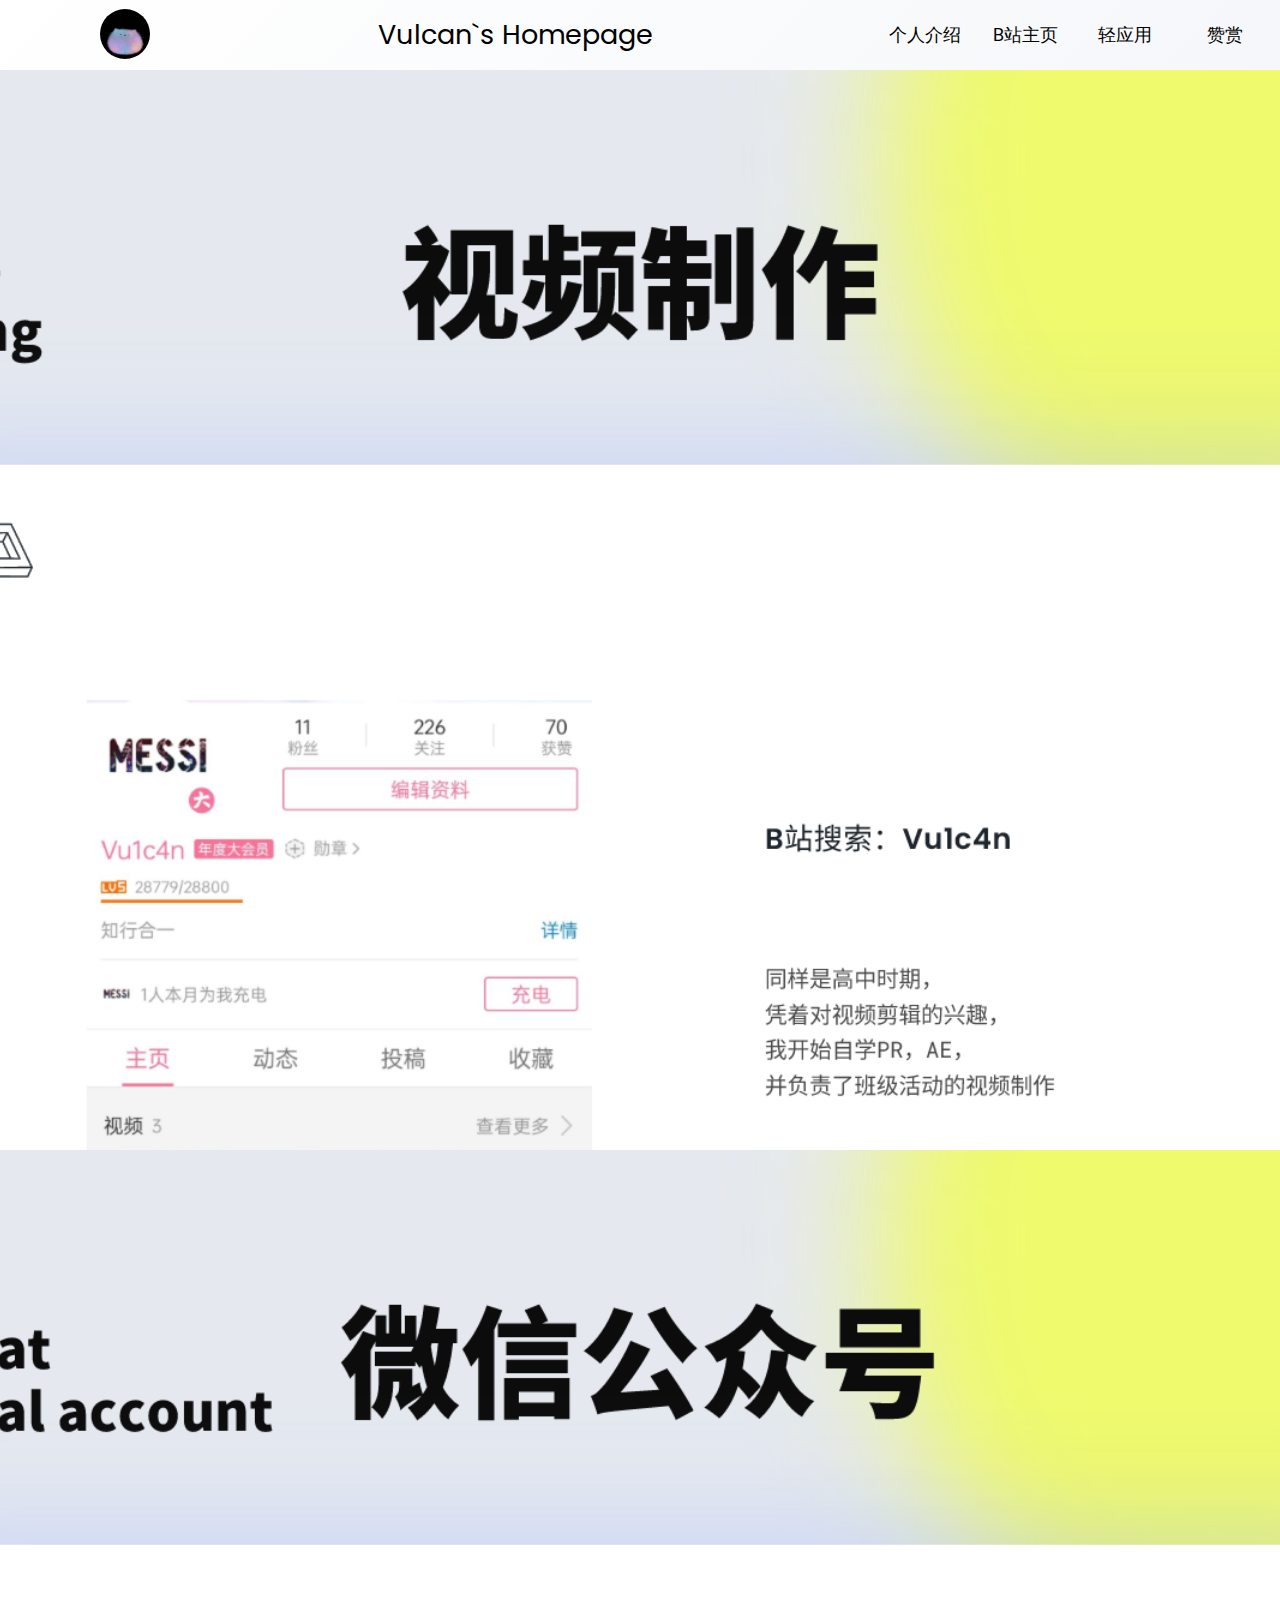
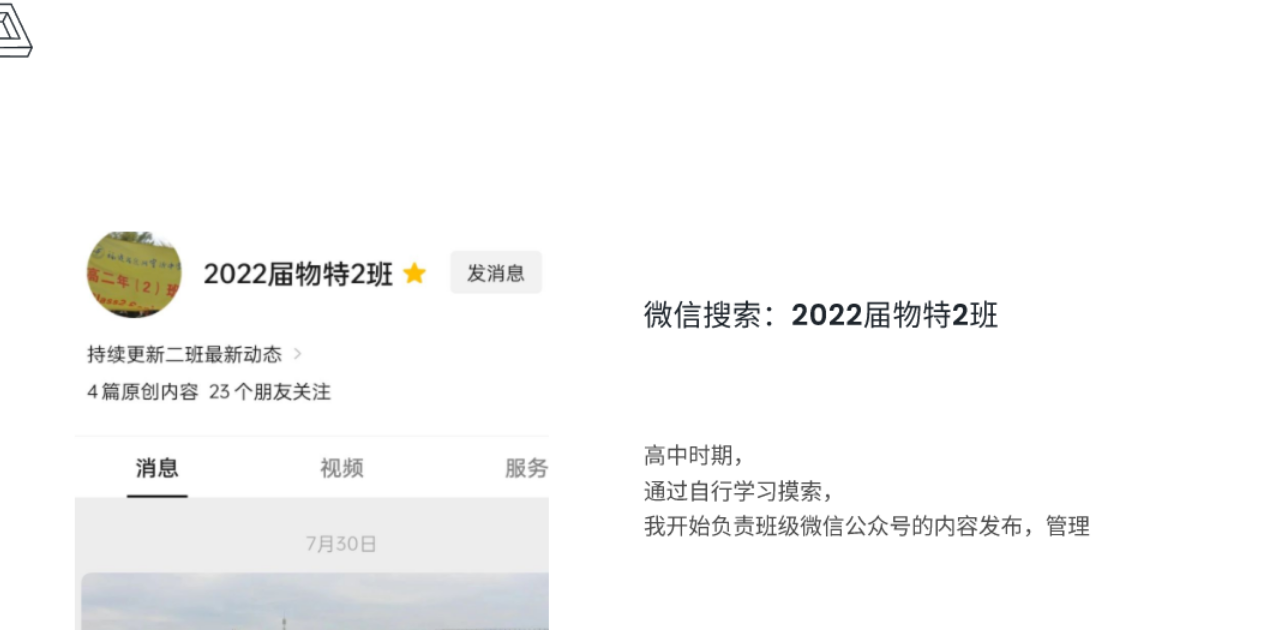
<file: html/Introduction.html>
<!DOCTYPE html>
<html lang="en">
  <head>
    <meta charset="UTF-8" />
    <meta http-equiv="X-UA-Compatible" content="IE=edge" />
    <meta name="viewport" content="width=device-width, initial-scale=1.0" />
    <title>个人介绍</title>
    <link rel="stylesheet" href="../style/Introduction.css" async />
  </head>
  <body class="fade-in">
    <div class="navigator">
      <div class="nav-icon">
        <img src="../image/index-img/icon.bmp" class="icon" />
      </div>
      <div class="nav-title">
        <div id="words">Vulcan`s Homepage</div>
      </div>
      <div class="nav-ul">
        <div class="ul-li"><a>个人介绍</a></div>
        <div class="ul-li">
          <a href="https://space.bilibili.com/176491860">B站主页</a>
        </div>
        <div class="ul-li"><a href="./Light software.html">轻应用</a></div>
        <div class="ul-li">
          <a href="https://www.bilibili.com/video/BV1gV411i7vq/">赞赏</a>
        </div>
      </div>
    </div>
    <div class="main-intro">
      <div class="wrapper-1">
        <div class="content-1"></div>
      </div>
      <div class="wrapper-2">
        <div class="content-2"></div>
      </div>
    </div>
  </body>
</html>
</file>
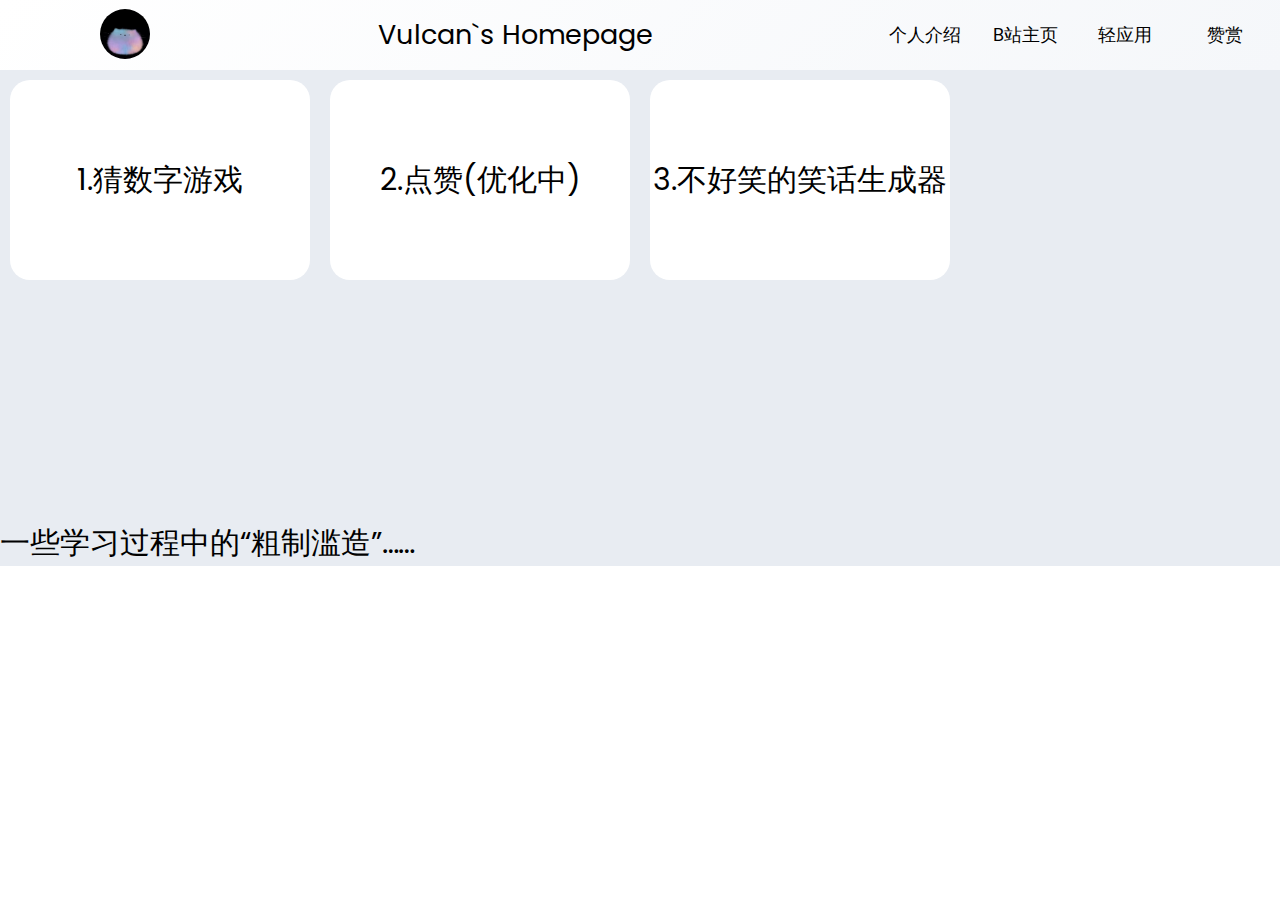
<file: html/Light software.html>
<!DOCTYPE html>
<html lang="en">
  <head>
    <meta charset="UTF-8" />
    <meta http-equiv="X-UA-Compatible" content="IE=edge" />
    <meta name="viewport" content="width=device-width, initial-scale=1.0" />
    <title>轻应用</title>
    <link rel="stylesheet" href="../style/Light software.css" async />
  </head>
  <body class="fade-in">
    <div class="navigator">
      <div class="nav-icon">
        <img src="../image/index-img/icon.bmp" class="icon" />
      </div>
      <div class="nav-title">
        <div id="words">Vulcan`s Homepage</div>
      </div>
      <div class="nav-ul">
        <div class="ul-li"><a href="./Introduction.html">个人介绍</a></div>
        <div class="ul-li">
          <a href="https://space.bilibili.com/176491860">B站主页</a>
        </div>
        <div class="ul-li"><a>轻应用</a></div>
        <div class="ul-li">
          <a href="https://www.bilibili.com/video/BV1gV411i7vq/">赞赏</a>
        </div>
      </div>
    </div>
    <div class="main">
      <div class="wraper-1">
        <div class="card" id="soft1">
          <a href="../softwares/software1/software1.html">1.猜数字游戏</a>
        </div>
      </div>
      <div class="wraper-2">
        <div class="card" id="soft2">
          <a href="../softwares/software2/software2.html">2.点赞(优化中)</a>
        </div>
      </div>
      <div class="wraper-3">
        <div class="card" id="soft3">
          <a href="../softwares/software3/software3.html"
            >3.不好笑的笑话生成器</a
          >
        </div>
      </div>
    </div>
    <div class="text">一些学习过程中的“粗制滥造”……</div>
  </body>
</html>
</file>
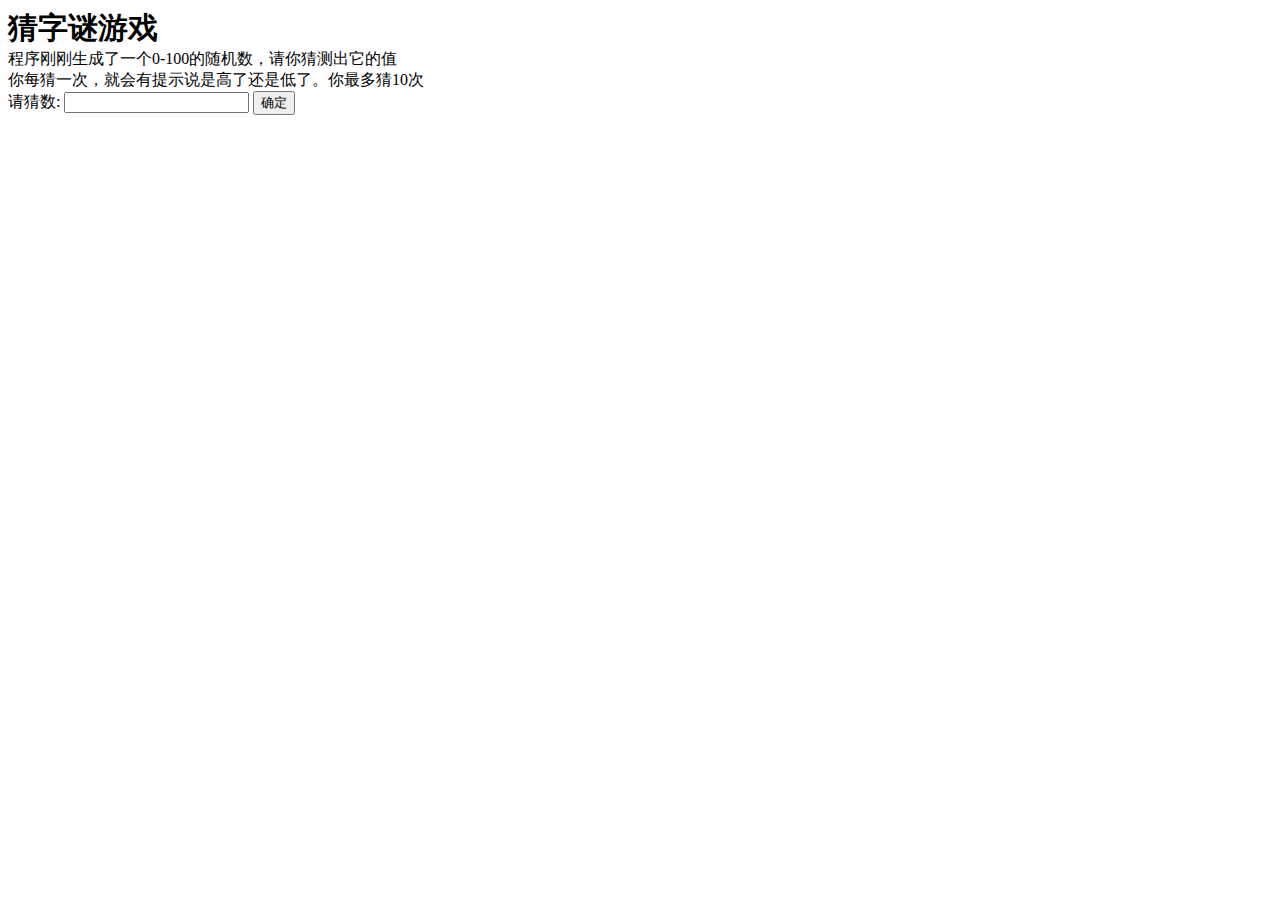
<file: softwares/software1/software1.html>
<!DOCTYPE html>
<html lang="en">
  <head>
    <meta charset="UTF-8" />
    <meta http-equiv="X-UA-Compatible" content="IE=edge" />
    <meta name="viewport" content="width=device-width, initial-scale=1.0" />
    <title>猜数字游戏</title>
    <script src="script\script.js" async></script>
  </head>
  <body>
    <div>
      <!--文字部分-->
      <div>
        <div style="font-size: 30px"><b>猜字谜游戏</b></div>
        <div>程序刚刚生成了一个0-100的随机数，请你猜测出它的值</div>
        <div>你每猜一次，就会有提示说是高了还是低了。你最多猜10次</div>
      </div>
      <!--游戏部分-->
      <div>
        <label for="guessField">请猜数:</label>
        <input type="text" id="guessField" class="guessField" />
        <input
          type="submit"
          id="guessSubmit"
          class="guessSubmit"
          value="确定"
        />
        <div class="resultParas">
          <p class="guesses"></p>
          <p class="rightOrWrong"></p>
          <p class="lowOrHigh"></p>
        </div>
      </div>
    </div>
  </body>
</html>
</file>
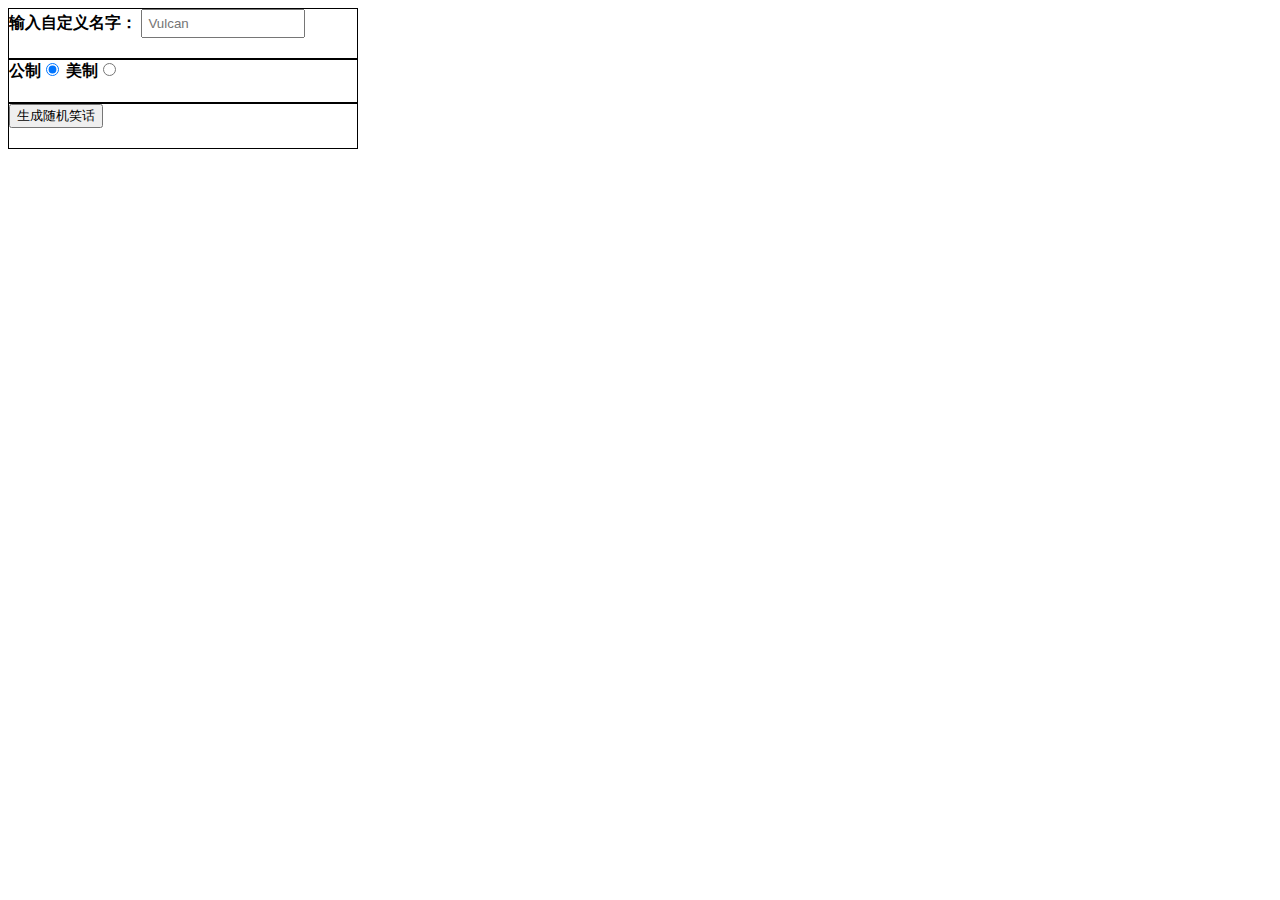
<file: softwares/software3/software3.html>
<!DOCTYPE html>
<html>
  <head>
    <meta charset="utf-8" />
    <meta http-equiv="X-UA-Compatible" content="IE=edge,chrome=1" />
    <meta name="viewport" content="width=device-width" />

    <title>笑话机</title>

    <link href="css/style.css" rel="stylesheet" />
    <script src="script/main.js" async></script>
  </head>

  <body>
    <div>
      <label for="customname">输入自定义名字：</label>
      <input id="customname" type="text" placeholder="Vulcan" />
    </div>
    <div>
      <label for="metric">公制</label
      ><input id="metric" type="radio" name="measure" value="metric" checked />
      <label for="american">美制</label
      ><input id="american" type="radio" name="measure" value="american" />
    </div>
    <div>
      <button class="randomize">生成随机笑话</button>
    </div>

    <p class="story"></p>
  </body>
</html>
</file>
<file: style/Introduction.css>
@import url("https://fonts.googleapis.com/css?family=Poppins:400,500,600,700&display=swap");

* {
  margin: 0px;
  padding: 0px;

  font-family: "Poppins", sans-serif;
}

.main-intro {
  display: flex;
  flex-direction: column;
  width: 100%;
}

.wrapper-1 {
  height: 120vh;
  width: 100%;
}

.wrapper-2 {
  height: 120vh;
  width: 100%;
}

.content-1 {
  background: url("../image/Introduction-img/1.png");
  background-size: cover;
  background-position: center;
  height: 120vh;
  width: 100%;
}

.content-2 {
  background: url("../image/Introduction-img/2.png");
  height: 120vh;
  background-size: cover;
  background-position: center;
  width: 100%;
}

.navigator {
  display: flex;
  flex-direction: row;
  justify-content: space-between;
  height: 70px;
  line-height: 70px;
  width: 100%;
  z-index: 10;
  background-image: linear-gradient(135deg, #ffffff 0%, #f5f7fa 100%);
}

.nav-icon {
  padding-left: 100px;
  padding-top: 9px;
}

.nav-ul {
  display: flex;

  width: 400px;
}

.icon {
  width: 50px;
  height: 50px;
  border-radius: 50px;
}

a {
  text-decoration: none;
  color: black;
  font-size: 18px;
}

.navigator .nav-ul .ul-li {
  margin-right: 10px;
  width: 300px;

  text-align: center;
  line-height: 70x;
}

.navigator .nav-ul .ul-li:hover {
  -webkit-animation: shadow-drop-lr 0.4s cubic-bezier(0.25, 0.46, 0.45, 0.94)
    both;
  animation: shadow-drop-lr 0.4s cubic-bezier(0.25, 0.46, 0.45, 0.94) both;

  cursor: pointer;
}

.navigator .nav-title #words {
  font-size: 27px;
}

.fade-in {
  -webkit-animation: fade-in 1.2s cubic-bezier(0.39, 0.575, 0.565, 1) both;
  animation: fade-in 1.2s cubic-bezier(0.39, 0.575, 0.565, 1) both;
}
/*  border: 3px solid red;
/* ----------------------------------------------
 * Generated by Animista on 2022-9-26 21:37:10
 * Licensed under FreeBSD License.
 * See http://animista.net/license for more info. 
 * w: http://animista.net, t: @cssanimista
 * ---------------------------------------------- */

/**
 * ----------------------------------------
 * animation shadow-drop-lr
 * ----------------------------------------
 */
@-webkit-keyframes shadow-drop-lr {
  0% {
    -webkit-box-shadow: 0 0 0 0 rgba(0, 0, 0, 0), 0 0 0 0 rgba(0, 0, 0, 0);
    box-shadow: 0 0 0 0 rgba(0, 0, 0, 0), 0 0 0 0 rgba(0, 0, 0, 0);
  }
  100% {
    -webkit-box-shadow: -12px 0 20px -12px rgba(0, 0, 0, 0.35),
      12px 0 20px -12px rgba(0, 0, 0, 0.35);
    box-shadow: -12px 0 20px -12px rgba(0, 0, 0, 0.35),
      12px 0 20px -12px rgba(0, 0, 0, 0.35);
  }
}
@keyframes shadow-drop-lr {
  0% {
    -webkit-box-shadow: 0 0 0 0 rgba(0, 0, 0, 0), 0 0 0 0 rgba(0, 0, 0, 0);
    box-shadow: 0 0 0 0 rgba(0, 0, 0, 0), 0 0 0 0 rgba(0, 0, 0, 0);
  }
  100% {
    -webkit-box-shadow: -12px 0 20px -12px rgba(0, 0, 0, 0.35),
      12px 0 20px -12px rgba(0, 0, 0, 0.35);
    box-shadow: -12px 0 20px -12px rgba(0, 0, 0, 0.35),
      12px 0 20px -12px rgba(0, 0, 0, 0.35);
  }
}
/* ----------------------------------------------
 * Generated by Animista on 2022-9-27 20:57:39
 * Licensed under FreeBSD License.
 * See http://animista.net/license for more info. 
 * w: http://animista.net, t: @cssanimista
 * ---------------------------------------------- */

/**
 * ----------------------------------------
 * animation fade-in
 * ----------------------------------------
 */
@-webkit-keyframes fade-in {
  0% {
    opacity: 0;
  }
  100% {
    opacity: 1;
  }
}
@keyframes fade-in {
  0% {
    opacity: 0;
  }
  100% {
    opacity: 1;
  }
}
</file>
<file: style/Light software.css>
@import url("https://fonts.googleapis.com/css?family=Poppins:400,500,600,700&display=swap");

* {
  margin: 0px;
  padding: 0px;
  font-family: "Poppins", sans-serif;
}

.main {
  height: 50vh;
  background-color: #e8ecf2;
  display: flex;
}

.wraper-1,
.wraper-2,
.wraper-3 {
  height: 200px;
  width: 300px;
  border-radius: 20px;
  background-color: #ffffff;
  margin: 10px;
}

.card {
  line-height: 200px;
  font-size: 30px;
  text-align: center;
}

.main a {
  text-decoration: none;
  color: black;
  font-size: 30px;
  cursor: pointer;
}

.text {
  background-color: #e8ecf2;
  font-size: 30px;
}

.navigator {
  display: flex;
  flex-direction: row;
  justify-content: space-between;
  height: 70px;
  line-height: 70px;
  width: 100%;
  z-index: 10;
  background-image: linear-gradient(135deg, #ffffff 0%, #f5f7fa 100%);
}

.nav-icon {
  padding-left: 100px;
  padding-top: 9px;
}

.nav-ul {
  display: flex;

  width: 400px;
}

.icon {
  width: 50px;
  height: 50px;
  border-radius: 50px;
}

.navigator a {
  text-decoration: none;
  color: black;
  font-size: 18px;
  cursor: pointer;
}

.navigator .nav-ul .ul-li {
  margin-right: 10px;
  width: 300px;

  text-align: center;
  line-height: 70x;
}

.navigator .nav-ul .ul-li:hover {
  -webkit-animation: shadow-drop-lr 0.4s cubic-bezier(0.25, 0.46, 0.45, 0.94)
    both;
  animation: shadow-drop-lr 0.4s cubic-bezier(0.25, 0.46, 0.45, 0.94) both;
}

.navigator .nav-title #words {
  font-size: 27px;
}
.fade-in {
  -webkit-animation: fade-in 1.2s cubic-bezier(0.39, 0.575, 0.565, 1) both;
  animation: fade-in 1.2s cubic-bezier(0.39, 0.575, 0.565, 1) both;
}

/*-----------------------------------------*/
@-webkit-keyframes shadow-drop-lr {
  0% {
    -webkit-box-shadow: 0 0 0 0 rgba(0, 0, 0, 0), 0 0 0 0 rgba(0, 0, 0, 0);
    box-shadow: 0 0 0 0 rgba(0, 0, 0, 0), 0 0 0 0 rgba(0, 0, 0, 0);
  }
  100% {
    -webkit-box-shadow: -12px 0 20px -12px rgba(0, 0, 0, 0.35),
      12px 0 20px -12px rgba(0, 0, 0, 0.35);
    box-shadow: -12px 0 20px -12px rgba(0, 0, 0, 0.35),
      12px 0 20px -12px rgba(0, 0, 0, 0.35);
  }
}
@keyframes shadow-drop-lr {
  0% {
    -webkit-box-shadow: 0 0 0 0 rgba(0, 0, 0, 0), 0 0 0 0 rgba(0, 0, 0, 0);
    box-shadow: 0 0 0 0 rgba(0, 0, 0, 0), 0 0 0 0 rgba(0, 0, 0, 0);
  }
  100% {
    -webkit-box-shadow: -12px 0 20px -12px rgba(0, 0, 0, 0.35),
      12px 0 20px -12px rgba(0, 0, 0, 0.35);
    box-shadow: -12px 0 20px -12px rgba(0, 0, 0, 0.35),
      12px 0 20px -12px rgba(0, 0, 0, 0.35);
  }
}

/* ----------------------------------------------
 * Generated by Animista on 2022-9-27 20:57:39
 * Licensed under FreeBSD License.
 * See http://animista.net/license for more info. 
 * w: http://animista.net, t: @cssanimista
 * ---------------------------------------------- */

/**
 * ----------------------------------------
 * animation fade-in
 * ----------------------------------------
 */
@-webkit-keyframes fade-in {
  0% {
    opacity: 0;
  }
  100% {
    opacity: 1;
  }
}
@keyframes fade-in {
  0% {
    opacity: 0;
  }
  100% {
    opacity: 1;
  }
}
</file>
<file: softwares/software3/css/style.css>
body {
  font-family: sans-serif;
  width: 350px;
}

label {
  font-weight: bold;
}

div {
  padding-bottom: 20px;
  border: black solid 1px;
}

input[type="text"] {
  padding: 5px;
  width: 150px;
}

p {
  background: #ffc125;
  color: #5e2612;
  padding: 10px;
  visibility: hidden;
  border: black solid 1px;
}
</file>
